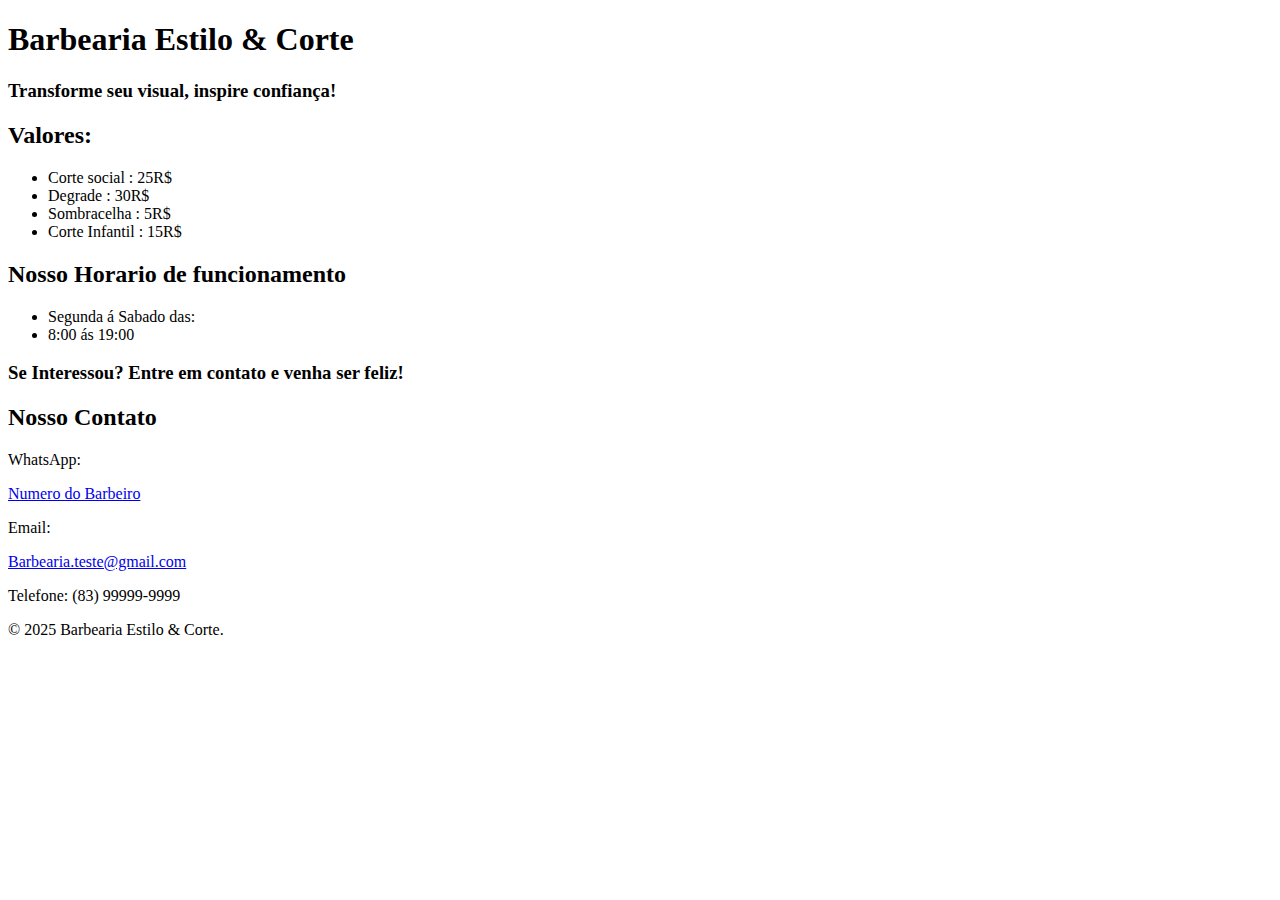
<file: agendamento.html>
<!DOCTYPE html>
<html lang="pt-br">
<head>
    <meta charset="UTF-8">
    <meta name="viewport" content="width=device-width, initial-scale=1.0">
    <title>Barbearia Estilo & Corte</title>
</head>
<body>
    <h1>Barbearia Estilo & Corte</h1>
    <h3>Transforme seu visual, inspire confiança!</h3>
    <!--Valores base como exemplo;Quero uma foto de cada tipo de corte-->
    <h2>Valores:</h2>
    <ul>
<li>Corte social : 25R$</li>
<li>Degrade : 30R$</li>
<li>Sombracelha : 5R$</li>
<li>Corte Infantil : 15R$</li>

    </ul>
    <h2>Nosso Horario de funcionamento</h2>
    <!--Horarios só como base;B-->
    <ul>
        <li>Segunda á Sabado das:</li>
        <li>8:00 ás 19:00</li> 
    </ul>
<h3>Se Interessou? Entre em contato e venha ser feliz!</h3>
<h2>Nosso Contato</h2> <!--Quero essa lista lado a lado,não em baixo do outro-->
<p>WhatsApp: </p> <a href="https://web.whatsapp.com/" target="_blank">Numero do Barbeiro</a>
<p>Email:</p> <a href="https://mail.google.com/" target="_blank">Barbearia.teste@gmail.com</a>
<p>Telefone: (83) 99999-9999</p>
<footer> <!--Quero essa parte no meio da tela-->
    <p>&copy; 2025 Barbearia Estilo & Corte.</p>
</footer>
</body>
</html>
</file>
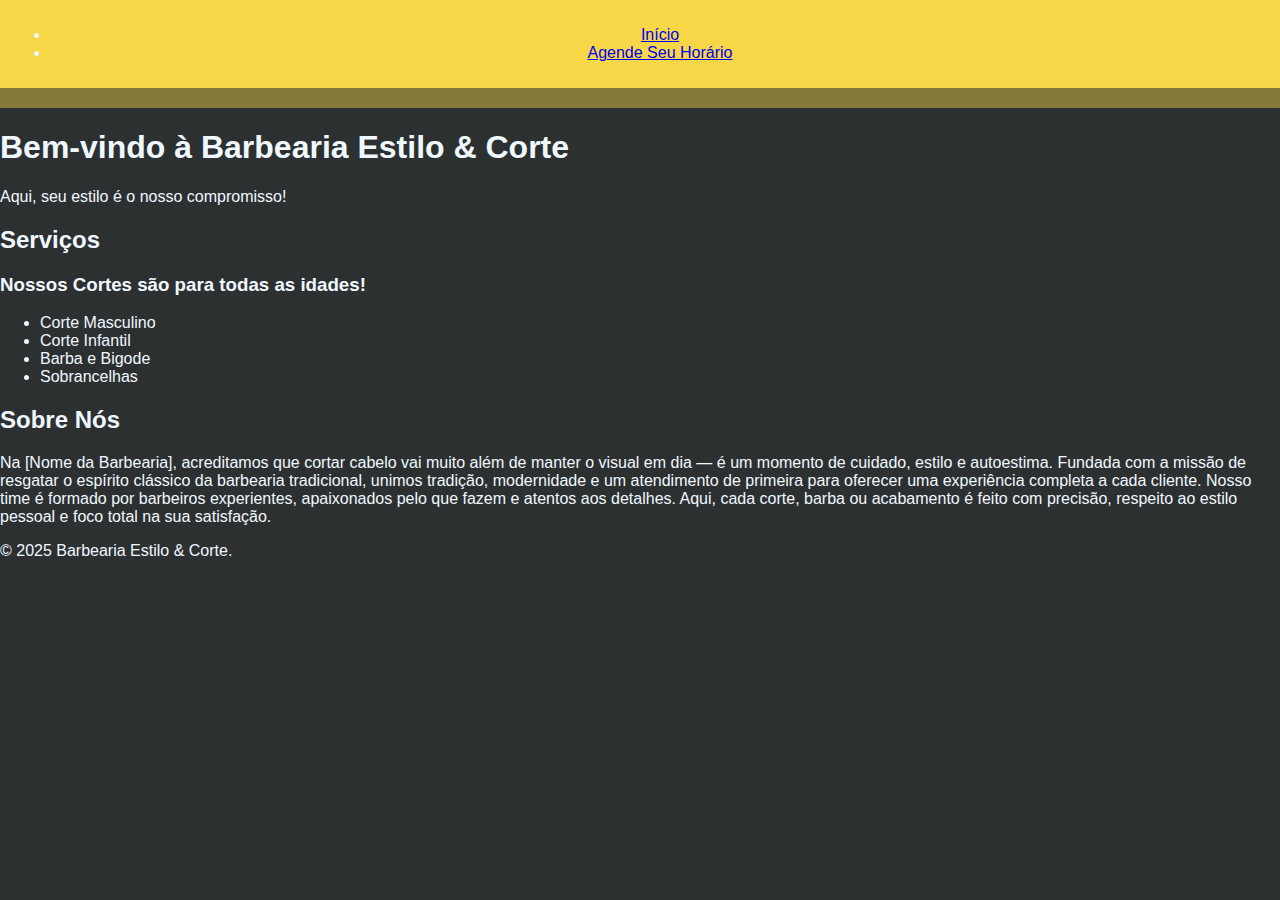
<file: Projeto Barbearia_02/barbearia.html>
<!DOCTYPE html>
<html lang="pt-BR">
<head>
    <meta charset="UTF-8">
    <meta name="viewport" content="width=device-width, initial-scale=1.0">
    <title>Barbearia Estilo & Corte</title>
    <!--Coloquei um favicon só para base-->
    <link rel="shortcut icon" href="favicon.ico" type="image/x-icon">
    <!-- Link para o CSS -->
     <link rel="stylesheet" href="style.css">
</head>
<body>
    <!--navegação -->
    <div class="atras">
    <header>
        <nav>
            <ul>
                <li><a href="barbearia.html">Início</a></li>
                <li><a href="agendamento.html">Agende Seu Horário</a></li>
        
            </ul>
        </nav>
    </header>
</div>
    <!--introdução -->
    <section id="home">
        <h1>Bem-vindo à Barbearia Estilo & Corte</h1>
        <p>Aqui, seu estilo é o nosso compromisso!</p>
    </section>
    <!-- Seção de serviços -->
     <!-- Quero fotos de cortes;Desde cortes de idosos até crianças,Principalmente para encaixar com a frase que coloquei a baixo-->
    <section id="servicos">
        <h2>Serviços</h2>
        <h3>Nossos Cortes são para todas as idades!</h3>
        <ul>
            <li>Corte Masculino </li>
            <li>Corte Infantil</li>
            <li>Barba e Bigode</li>
            <li>Sobrancelhas</li>
            
        </ul>
    </section>

    <section id="sobre">
        <h2>Sobre Nós</h2>
        <p>Na [Nome da Barbearia], acreditamos que cortar cabelo vai muito além de manter o visual em dia — é um momento de cuidado, estilo e autoestima. Fundada com a missão de resgatar o espírito clássico da barbearia tradicional, unimos tradição, modernidade e um atendimento de primeira para oferecer uma experiência completa a cada cliente.
        Nosso time é formado por barbeiros experientes, apaixonados pelo que fazem e atentos aos detalhes. Aqui, cada corte, barba ou acabamento é feito com precisão, respeito ao estilo pessoal e foco total na sua satisfação.</p>
    </section>
    <!-- Rodapé -->
    <footer> <!--Quero essa parte no meio da tela-->
        <p>&copy; 2025 Barbearia Estilo & Corte.</p>
    </footer>
</body>
</html>
</file>
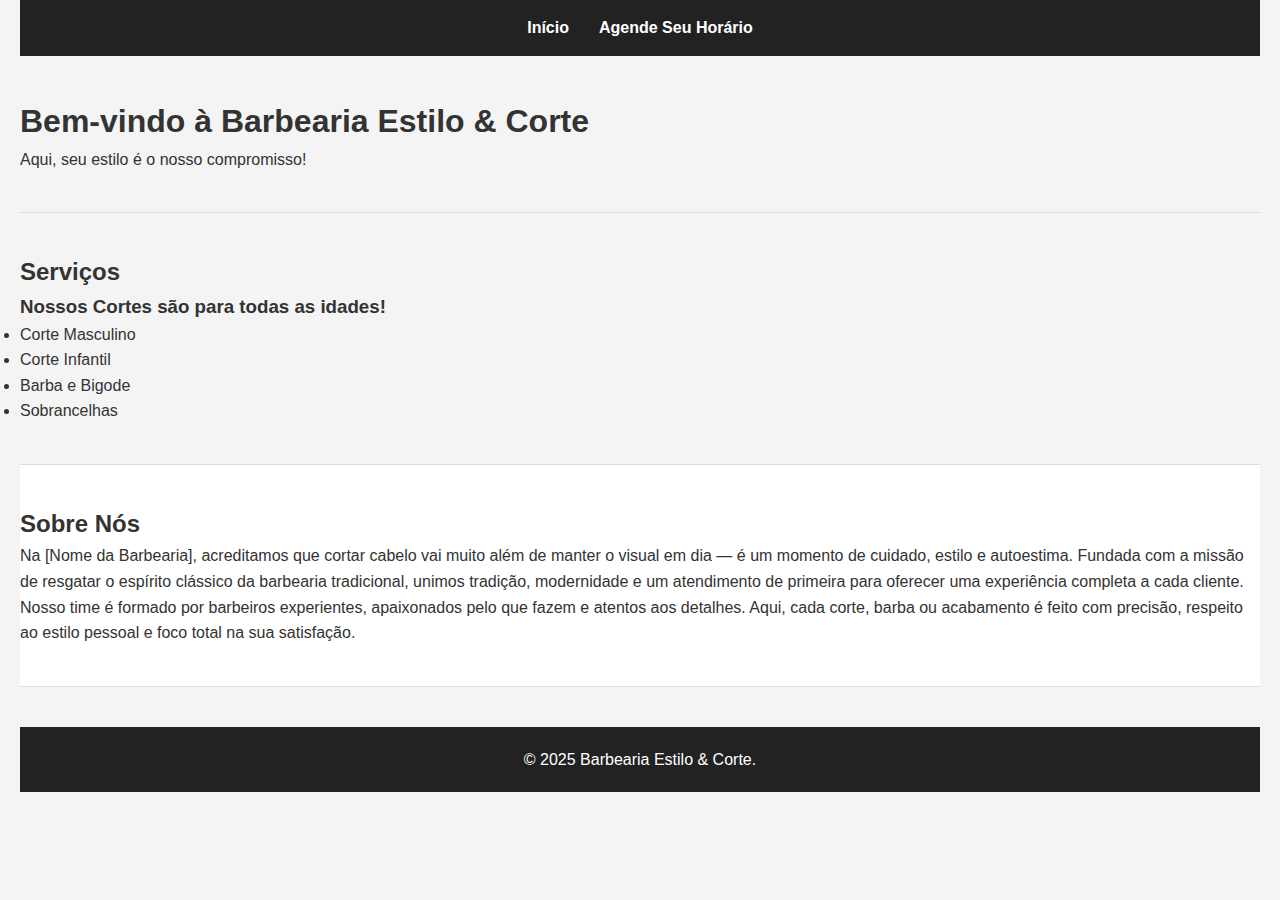
<file: Apresentação HTML 29-05/Site Manual/barbearia.html>
<!DOCTYPE html>
<html lang="pt-BR">
<head>
    <meta charset="UTF-8">
    <meta name="viewport" content="width=device-width, initial-scale=1.0">
    <title>Barbearia Estilo & Corte</title>
    <!--Coloquei um favicon só para base-->
    <link rel="shortcut icon" href="favicon.ico" type="image/x-icon">
    <!-- Link para o CSS -->
     <link rel="stylesheet" href="inicial.css">
</head>
<body>
    <!--navegação -->
    <header>
        <nav>
            <ul>
                <li><a href="barbearia.html">Início</a></li>
                <li><a href="agendamento.html">Agende Seu Horário</a></li>
        
            </ul>
        </nav>
    </header>

    <!--introdução -->
    <section id="abordagem">
        <h1>Bem-vindo à Barbearia Estilo & Corte</h1>
        <p>Aqui, seu estilo é o nosso compromisso!</p>
    </section>
    <!-- Seção de catalogo -->
     <!-- Quero fotos de cortes;Desde cortes de idosos até crianças,Principalmente para encaixar com a frase que coloquei a baixo-->
    <section id="catalogo">
        <h2>Serviços</h2>
        <h3>Nossos Cortes são para todas as idades!</h3>
        <ul>
            <li>Corte Masculino </li>
            <li>Corte Infantil</li>
            <li>Barba e Bigode</li>
            <li>Sobrancelhas</li>
            
        </ul>
    </section>

    <section id="sobre">
        <h2>Sobre Nós</h2>
        <p>Na [Nome da Barbearia], acreditamos que cortar cabelo vai muito além de manter o visual em dia — é um momento de cuidado, estilo e autoestima. Fundada com a missão de resgatar o espírito clássico da barbearia tradicional, unimos tradição, modernidade e um atendimento de primeira para oferecer uma experiência completa a cada cliente.
        Nosso time é formado por barbeiros experientes, apaixonados pelo que fazem e atentos aos detalhes. Aqui, cada corte, barba ou acabamento é feito com precisão, respeito ao estilo pessoal e foco total na sua satisfação.</p>
    </section>
    <!-- Rodapé -->
    <footer> <!--Quero essa parte no meio da tela-->
        <p>&copy; 2025 Barbearia Estilo & Corte.</p>
    </footer>
</body>
</html>
</file>
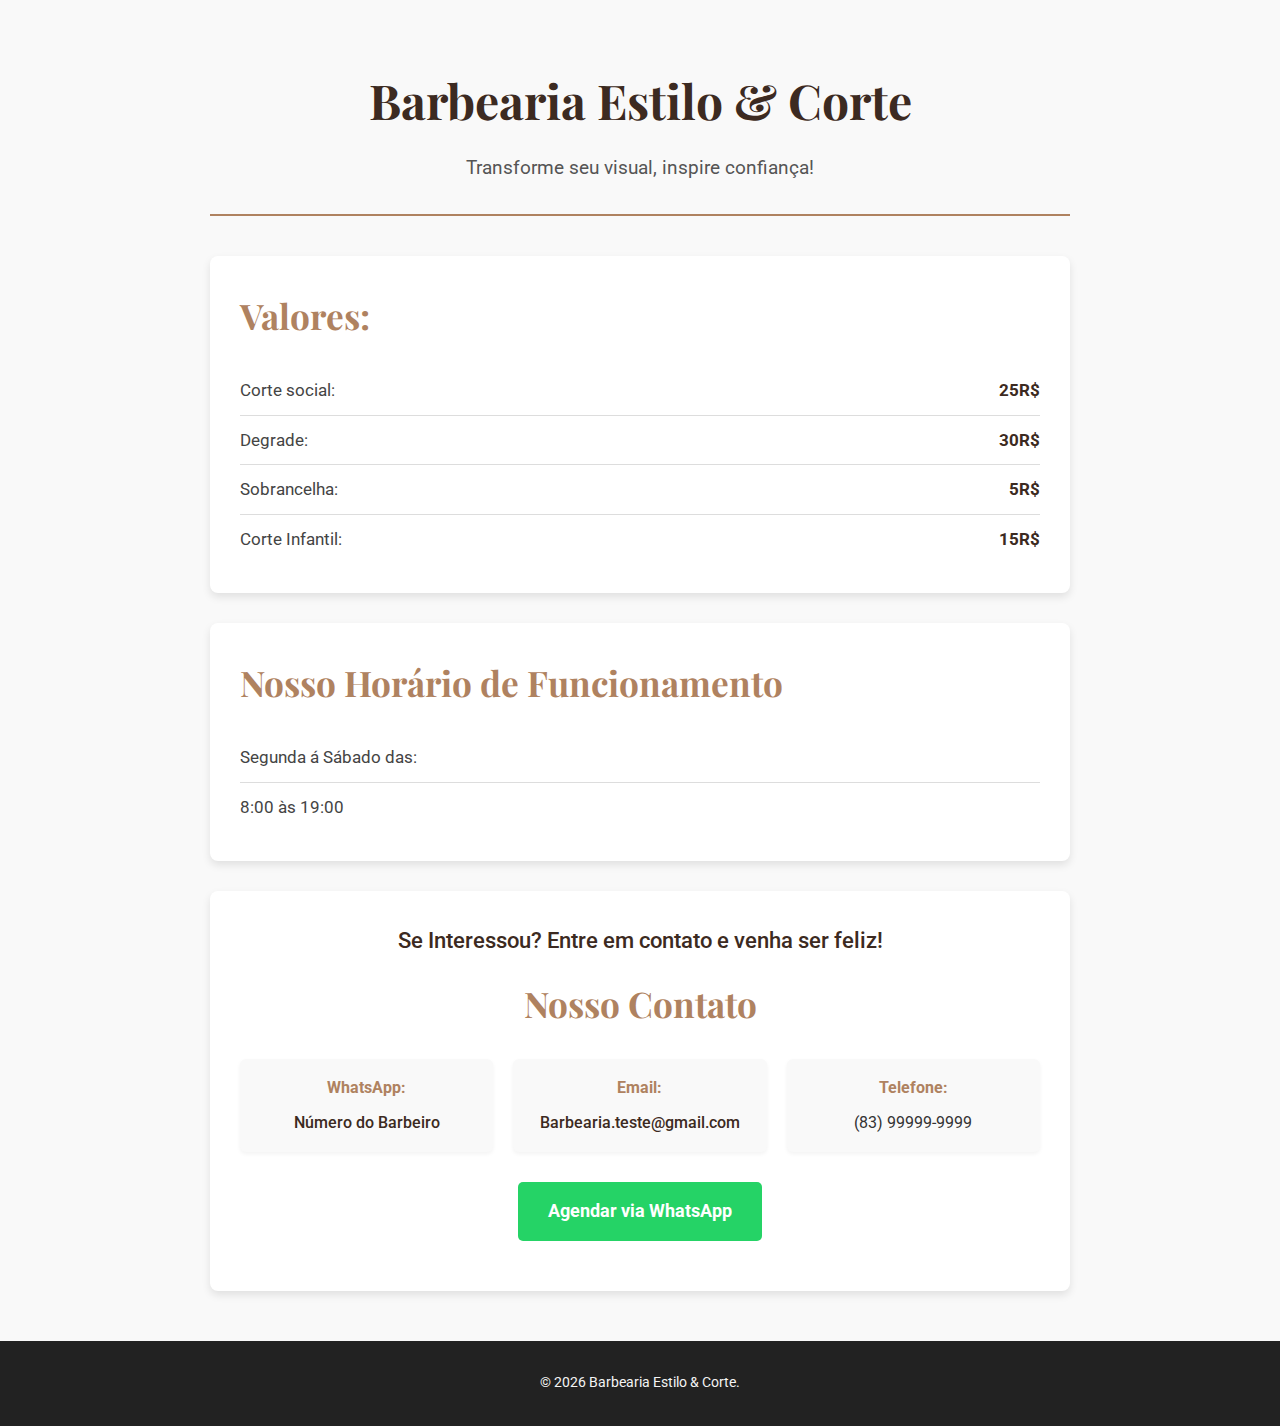
<file: Apresentação HTML 29-05/Site melhorado + IA/agendamento1.html>
<!DOCTYPE html>
<html lang="pt-br">
<head>
    <meta charset="UTF-8">
    <meta name="viewport" content="width=device-width, initial-scale=1.0">
    <title>Barbearia Estilo & Corte - Preços e Contato</title>
    <link rel="stylesheet" href="style1.css">
    <link rel="preconnect" href="https://fonts.googleapis.com">
    <link rel="preconnect" href="https://fonts.gstatic.com" crossorigin>
    <link href="https://fonts.googleapis.com/css2?family=Playfair+Display:wght@700&family=Roboto:wght@400;500;700&display=swap" rel="stylesheet">
</head>
<body>
    <div class="page-wrapper">

        <header class="main-header">
            <h1>Barbearia Estilo & Corte</h1>
            <h3>Transforme seu visual, inspire confiança!</h3>
        </header>

        <section class="content-section">
            <h2>Valores:</h2>
            <ul class="price-list">
                <li>Corte social: <strong>25R$</strong></li>
                <li>Degrade: <strong>30R$</strong></li>
                <li>Sobrancelha: <strong>5R$</strong></li>
                <li>Corte Infantil: <strong>15R$</strong></li>
            </ul>
        </section>

        <section class="content-section">
            <h2>Nosso Horário de Funcionamento</h2>
            <ul class="hours-list">
                <li>Segunda á Sábado das:</li>
                <li>8:00 às 19:00</li>
            </ul>
        </section>

        <section class="content-section contact-section">
            <h3>Se Interessou? Entre em contato e venha ser feliz!</h3>
            <h2>Nosso Contato</h2>
            <div class="contact-details">
                <p><strong>WhatsApp:</strong> <a href="https://wa.me/SEUNUMERODOWHATSAPP" target="_blank">Número do Barbeiro
                <p><strong>Email:</strong> <a href="mailto:barbearia.teste@gmail.com" target="_blank">Barbearia.teste@gmail.com</a></p>
                <p><strong>Telefone:</strong> (83) 99999-9999</p>
            </div>

            <!-- BOTÃO DE AGENDAMENTO VIA WHATSAPP -->
            <div class="whatsapp-button-container">
                <a href="https://wa.me/SEUNUMERODOWHATSAPP?text=Olá!%20Gostaria%20de%20agendar%20um%20horário." class="btn btn-whatsapp" target="_blank">
                    Agendar via WhatsApp
                </a>
            </div>
            <!-- FIM DO BOTÃO DE AGENDAMENTO VIA WHATSAPP -->

        </section>

    </div>

    <footer>
        <p>© <span id="current-year"></span> Barbearia Estilo & Corte.</p>
    </footer>

    <script>
        document.getElementById('current-year').textContent = new Date().getFullYear();
    </script>
</body>
</html>
</file>
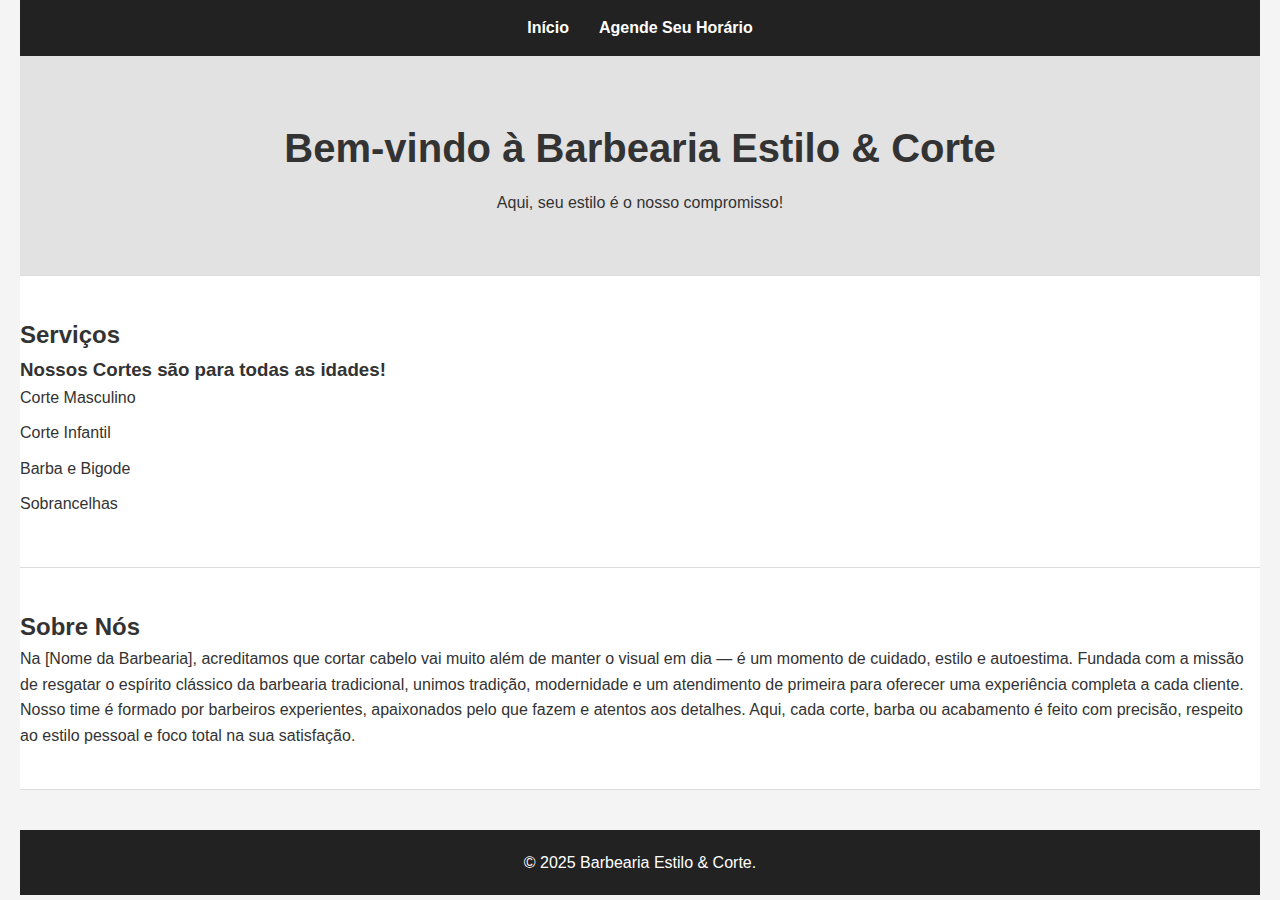
<file: Projeto-HTML-2025-main/Projeto Barbearia_03/barbearia.html>
<!DOCTYPE html>
<html lang="pt-BR">
<head>
    <meta charset="UTF-8">
    <meta name="viewport" content="width=device-width, initial-scale=1.0">
    <title>Barbearia Estilo & Corte</title>
    <!--Coloquei um favicon só para base-->
    <link rel="shortcut icon" href="favicon.ico" type="image/x-icon">
    <!-- Link para o CSS -->
     <link rel="stylesheet" href="inicial.css">
</head>
<body>
    <!--navegação -->
    <header>
        <nav>
            <ul>
                <li><a href="barbearia.html">Início</a></li>
                <li><a href="agendamento.html">Agende Seu Horário</a></li>
        
            </ul>
        </nav>
    </header>

    <!--introdução -->
    <section id="home">
        <h1>Bem-vindo à Barbearia Estilo & Corte</h1>
        <p>Aqui, seu estilo é o nosso compromisso!</p>
    </section>
    <!-- Seção de serviços -->
     <!-- Quero fotos de cortes;Desde cortes de idosos até crianças,Principalmente para encaixar com a frase que coloquei a baixo-->
    <section id="servicos">
        <h2>Serviços</h2>
        <h3>Nossos Cortes são para todas as idades!</h3>
        <ul>
            <li>Corte Masculino </li>
            <li>Corte Infantil</li>
            <li>Barba e Bigode</li>
            <li>Sobrancelhas</li>
            
        </ul>
    </section>

    <section id="sobre">
        <h2>Sobre Nós</h2>
        <p>Na [Nome da Barbearia], acreditamos que cortar cabelo vai muito além de manter o visual em dia — é um momento de cuidado, estilo e autoestima. Fundada com a missão de resgatar o espírito clássico da barbearia tradicional, unimos tradição, modernidade e um atendimento de primeira para oferecer uma experiência completa a cada cliente.
        Nosso time é formado por barbeiros experientes, apaixonados pelo que fazem e atentos aos detalhes. Aqui, cada corte, barba ou acabamento é feito com precisão, respeito ao estilo pessoal e foco total na sua satisfação.</p>
    </section>
    <!-- Rodapé -->
    <footer> <!--Quero essa parte no meio da tela-->
        <p>&copy; 2025 Barbearia Estilo & Corte.</p>
    </footer>
</body>
</html>
</file>
<file: Projeto Barbearia_02/style.css>
body {

    color: aliceblue;
    background-color: #2d3031;
    font-family: Arial, Helvetica, sans-serif;
    margin: 0;
}

header {
    background-color: #f7d648;
    text-align: center;
    padding: 10px;
}

header img {
    width: 100px;
    height: 90px;
    border-radius: 0%;
}

.atras {
    background-color: #f7d74870;
    color: aliceblue;
    padding-bottom: 20px;
}
</file>
<file: Apresentação HTML 29-05/Site Manual/inicial.css>
/* Reset básico */
* {
    margin: 0;
    padding: 0;
    box-sizing: border-box;
}

/* Corpo da página */
body {
    font-family: Arial, sans-serif;
    line-height: 1.6;
    background-color: #f4f4f4;
    color: #333;
    padding: 0 20px;
}

/* Navegação */
header {
    background-color: #222;
    padding: 15px 0;
}

nav ul {
    list-style: none;
    display: flex;
    justify-content: center;
    gap: 30px;
}

nav ul li a {
    color: #fff;
    text-decoration: none;
    font-weight: bold;
}

nav ul li a:hover {
    color: #ccc;
}

/* Seções */
section {
    padding: 40px 0;
    border-bottom: 1px solid #ddd;
}

#home {
    text-align: center;
    background-color: #e2e2e2;
    padding: 60px 20px;
}

#home h1 {
    font-size: 2.5em;
    margin-bottom: 10px;
}

#sobre, #servicos, #contato {
    background-color: #fff;
}

/* Lista de serviços */
#servicos ul {
    list-style: none;
    padding-left: 0;
}

#servicos li {
    margin-bottom: 10px;
}

/* Formulário de contato */
form {
    max-width: 500px;
    margin: auto;
    display: flex;
    flex-direction: column;
}

form label {
    margin-top: 15px;
    margin-bottom: 5px;
}

form input,
form textarea {
    padding: 10px;
    border: 1px solid #ccc;
    border-radius: 4px;
}

form button {
    margin-top: 20px;
    padding: 10px;
    background-color: #222;
    color: #fff;
    border: none;
    cursor: pointer;
    border-radius: 4px;
}

form button:hover {
    background-color: #444;
}

/* Rodapé */
footer {
    text-align: center;
    padding: 20px 0;
    background-color: #222;
    color: #fff;
    margin-top: 40px;
}
</file>
<file: Apresentação HTML 29-05/Site melhorado + IA/style1.css>
/* style-simplificado.css */

/* ------------------- */
/* RESET BÁSICO E GLOBAIS */
/* ------------------- */
*,
*::before,
*::after {
    margin: 0;
    padding: 0;
    box-sizing: border-box;
}

/* 1. Variáveis CSS (Custom Properties) - Reutilizadas do CSS anterior */
:root {
    --primary-color: #AF8260;
    --secondary-color: #3C2A21;
    --accent-color: #E4C59E;
    --text-color: #333;
    --light-text-color: #f4f4f4;
    --background-light: #f9f9f9;
    --background-dark: #222;
    --border-color: #ddd;
    --shadow: 0 4px 8px rgba(0, 0, 0, 0.1);

    --font-primary: 'Roboto', sans-serif;
    --font-headings: 'Playfair Display', serif;

    --container-width: 900px; /* Largura máxima para esta página mais simples */
    --container-padding: 20px;
}

html {
    scroll-behavior: smooth;
    font-size: 100%;
}

body {
    font-family: var(--font-primary);
    line-height: 1.7;
    background-color: var(--background-light);
    color: var(--text-color);
    display: flex; /* 2. Para ajudar a centralizar o footer se o conteúdo for pouco */
    flex-direction: column; /* 2 */
    min-height: 100vh; /* 2 */
}

/* 3. Wrapper da Página - Simula o ".container" */
.page-wrapper {
    width: 100%;
    max-width: var(--container-width);
    margin: 0 auto; /* Centraliza */
    padding: var(--container-padding);
    flex-grow: 1; /* 2. Faz o wrapper crescer para empurrar o footer para baixo */
}

/* ------------------- */
/* CABEÇALHO SIMPLES */
/* ------------------- */
.main-header {
    text-align: center;
    padding: 40px 0 30px;
    border-bottom: 2px solid var(--primary-color);
    margin-bottom: 40px;
}

.main-header h1 {
    font-family: var(--font-headings);
    font-size: clamp(2.2em, 5vw, 3em); /* Tamanho responsivo */
    color: var(--secondary-color);
    margin-bottom: 10px;
}

.main-header h3 {
    font-family: var(--font-primary);
    font-weight: 400;
    font-size: clamp(1em, 2.5vw, 1.2em);
    color: #555;
}

/* ------------------- */
/* SEÇÕES DE CONTEÚDO */
/* ------------------- */
.content-section {
    background-color: #fff; /* Fundo branco para destacar as seções */
    padding: 30px;
    margin-bottom: 30px;
    border-radius: 8px;
    box-shadow: var(--shadow);
}

.content-section h2 {
    font-family: var(--font-headings);
    font-size: clamp(1.6em, 4vw, 2.2em);
    color: var(--primary-color);
    margin-bottom: 20px;
    text-align: left; /* Títulos das seções alinhados à esquerda */
}

.content-section h3 { /* Para o "Se interessou?" */
    font-family: var(--font-primary);
    font-weight: 500;
    font-size: clamp(1.1em, 3vw, 1.4em);
    color: var(--secondary-color);
    margin-bottom: 15px;
    text-align: center;
}

/* ------------------- */
/* LISTAS (Valores e Horários) */
/* ------------------- */
.price-list,
.hours-list {
    list-style: none; /* Remove marcadores padrão */
    padding-left: 0;
}

.price-list li,
.hours-list li {
    font-size: 1.05em;
    padding: 10px 0;
    border-bottom: 1px solid var(--border-color);
    color: #444;
}

.price-list li:last-child,
.hours-list li:last-child {
    border-bottom: none;
}

.price-list li strong { /* Destaca o preço */
    color: var(--secondary-color);
    font-weight: 700;
    float: right; /* Alinha o preço à direita - simples mas funcional */
}

.hours-list li {
    display: flex; /* Para alinhar melhor se houvesse mais conteúdo */
    justify-content: space-between;
}

/* ------------------- */
/* SEÇÃO DE CONTATO */
/* ------------------- */
.contact-section h2 {
    text-align: center; /* Título "Nosso Contato" centralizado */
    margin-bottom: 25px;
}

.contact-details {
    display: flex; /* 4. ESTA É A CHAVE PARA "LADO A LADO" */
    flex-wrap: wrap; /* Permite que os itens quebrem para a próxima linha se não couberem */
    justify-content: center; /* Centraliza os itens de contato */
    gap: 20px; /* Espaçamento entre os itens de contato */
    text-align: center; /* Centraliza o texto dentro de cada item */
}

.contact-details p {
    font-size: 1em;
    color: var(--text-color);
    background-color: var(--background-light); /* Fundo sutil para cada item */
    padding: 15px;
    border-radius: 6px;
    box-shadow: 0 2px 4px rgba(0,0,0,0.05);
    flex-basis: 250px; /* Define uma base de largura para cada item, ajuda no wrap */
    flex-grow: 1; /* Permite que os itens cresçam para preencher o espaço */
}

.contact-details p strong {
    display: block; /* Faz o "WhatsApp:", "Email:" ficar em uma linha separada */
    margin-bottom: 8px;
    color: var(--primary-color);
    font-weight: 700;
}

.contact-details a {
    color: var(--secondary-color);
    text-decoration: none;
    font-weight: 500;
    transition: color 0.3s ease;
}

.contact-details a:hover,
.contact-details a:focus {
    color: var(--primary-color);
    text-decoration: underline;
}

/* ------------------- */
/* RODAPÉ */
/* ------------------- */
footer {
    background-color: var(--background-dark);
    color: var(--light-text-color);
    padding: 30px 0;
    text-align: center; /* 5. Centraliza o conteúdo do rodapé */
    margin-top: auto; /* 2. Garante que o footer fique no fim, mesmo com pouco conteúdo */
}

footer p {
    font-size: 0.9em;
}

/* ------------------- */
/* RESPONSIVIDADE */
/* ------------------- */
@media (max-width: 768px) {
    .main-header h1 {
        font-size: 2em;
    }
    .main-header h3 {
        font-size: 1em;
    }
    .content-section h2 {
        font-size: 1.5em;
    }
    .contact-details {
        flex-direction: column; /* 6. Itens de contato empilhados em telas menores */
        align-items: center;
    }
    .contact-details p {
        flex-basis: auto; /* Remove a base de largura para empilhar */
        width: 90%; /* Ocupa boa parte da largura disponível */
        max-width: 350px;
    }
}

@media (max-width: 480px) {
    .page-wrapper {
        padding: 15px;
    }
    .content-section {
        padding: 20px;
    }
    .price-list li strong {
        float: none; /* Remove o float do preço */
        display: block; /* Preço abaixo da descrição do serviço */
        margin-top: 5px;
        text-align: left;
    }
}

/* ------------------- */
/* BOTÃO WHATSAPP (NOVO) */
/* ------------------- */

/* Se você não tem uma classe .btn global neste arquivo, adicione esta base: */
.btn {
    display: inline-block;
    padding: 12px 25px;
    text-decoration: none;
    border-radius: 5px;
    font-weight: bold;
    transition: background-color 0.3s ease, transform 0.2s ease;
    cursor: pointer;
    border: none;
    text-align: center; /* Garante que o texto dentro do botão esteja centralizado */
}


.whatsapp-button-container {
    text-align: center; /* Centraliza o botão dentro do container */
    margin-top: 30px; /* Espaçamento acima do botão */
    margin-bottom: 20px; /* Espaçamento abaixo do botão */
}

.btn-whatsapp {
    background-color: #25D366; /* Cor verde do WhatsApp */
    color: #fff; /* Texto branco */
    padding: 15px 30px; /* Botão um pouco maior */
    font-size: 1.1em;
}

.btn-whatsapp:hover,
.btn-whatsapp:focus {
    background-color: #1DA851; /* Verde um pouco mais escuro no hover */
    transform: translateY(-2px);
    color: #fff; /* Mantém a cor do texto no hover */
}

/* Opcional: Adicionar um ícone de WhatsApp usando ::before (requer uma fonte de ícones ou SVG)
.btn-whatsapp::before {
    content: "\f232"; /* Exemplo: código unicode para ícone do WhatsApp do FontAwesome 
    font-family: "Font Awesome 5 Brands"; /* Ou o nome da sua fonte de ícones 
    margin-right: 8px;
    font-weight: normal;
}
*/
</file>
<file: Projeto-HTML-2025-main/Projeto Barbearia_03/inicial.css>
/* Reset básico */
* {
    margin: 0;
    padding: 0;
    box-sizing: border-box;
}

/* Corpo da página */
body {
    font-family: Arial, sans-serif;
    line-height: 1.6;
    background-color: #f4f4f4;
    color: #333;
    padding: 0 20px;
}

/* Navegação */
header {
    background-color: #222;
    padding: 15px 0;
}

nav ul {
    list-style: none;
    display: flex;
    justify-content: center;
    gap: 30px;
}

nav ul li a {
    color: #fff;
    text-decoration: none;
    font-weight: bold;
}

nav ul li a:hover {
    color: #ccc;
}

/* Seções */
section {
    padding: 40px 0;
    border-bottom: 1px solid #ddd;
}

#home {
    text-align: center;
    background-color: #e2e2e2;
    padding: 60px 20px;
}

#home h1 {
    font-size: 2.5em;
    margin-bottom: 10px;
}

#sobre, #servicos, #contato {
    background-color: #fff;
}

/* Lista de serviços */
#servicos ul {
    list-style: none;
    padding-left: 0;
}

#servicos li {
    margin-bottom: 10px;
}

/* Formulário de contato */
form {
    max-width: 500px;
    margin: auto;
    display: flex;
    flex-direction: column;
}

form label {
    margin-top: 15px;
    margin-bottom: 5px;
}

form input,
form textarea {
    padding: 10px;
    border: 1px solid #ccc;
    border-radius: 4px;
}

form button {
    margin-top: 20px;
    padding: 10px;
    background-color: #222;
    color: #fff;
    border: none;
    cursor: pointer;
    border-radius: 4px;
}

form button:hover {
    background-color: #444;
}

/* Rodapé */
footer {
    text-align: center;
    padding: 20px 0;
    background-color: #222;
    color: #fff;
    margin-top: 40px;
}
</file>
